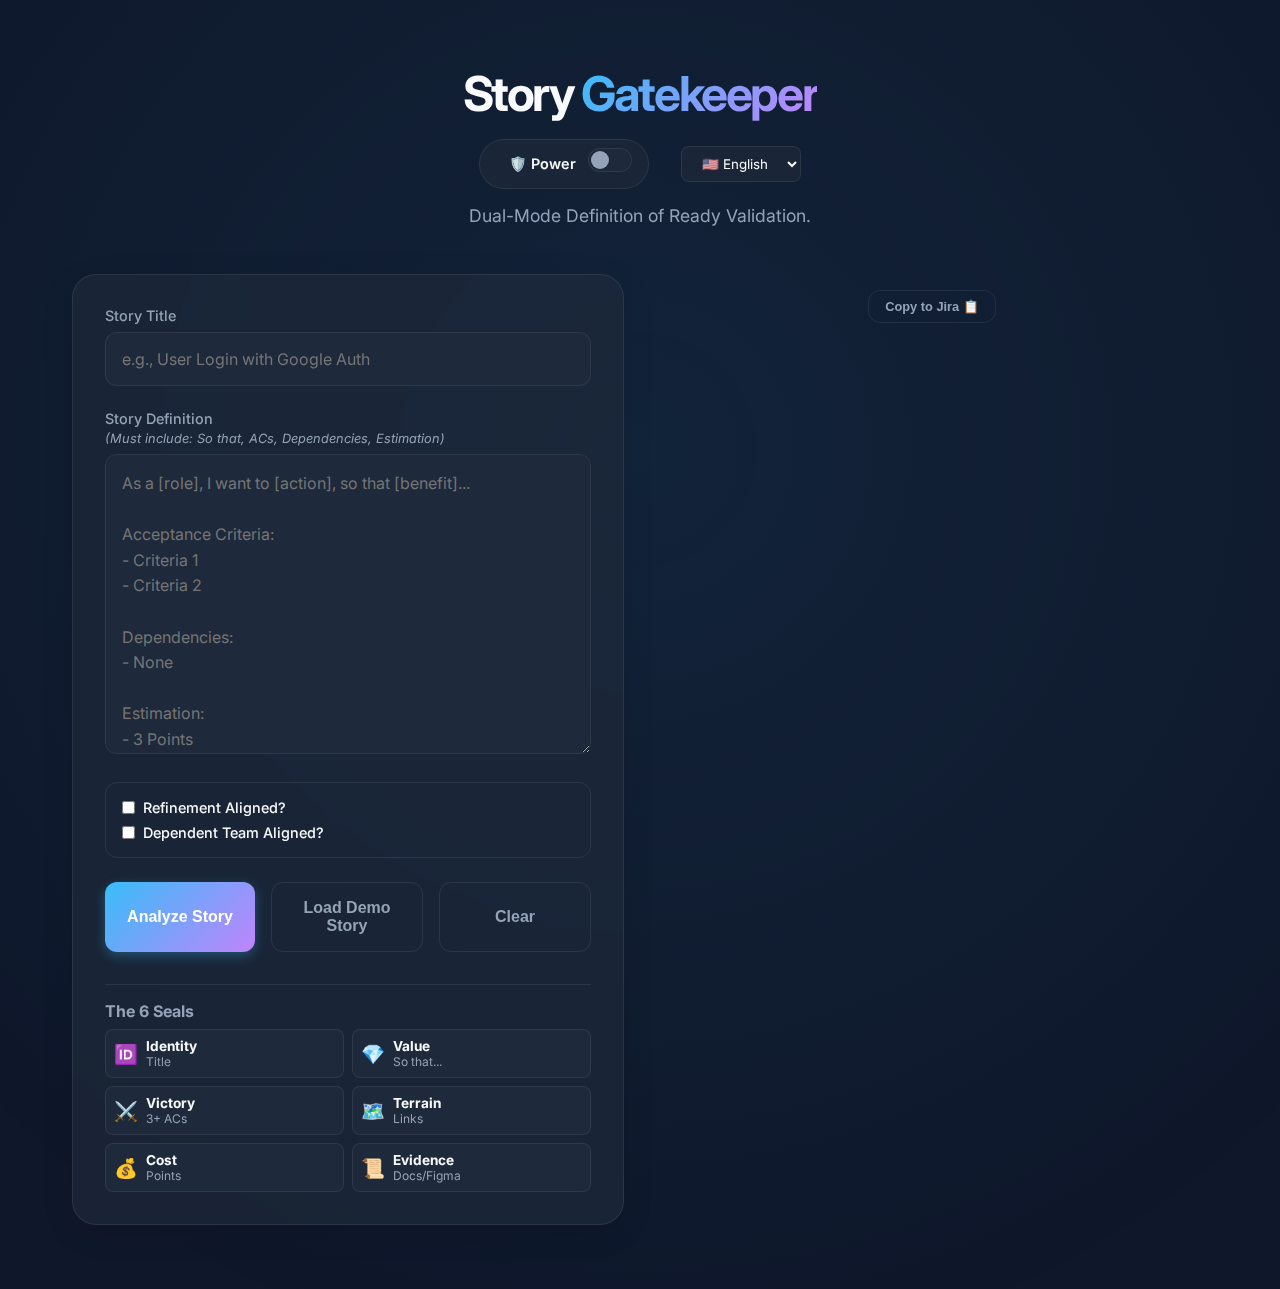
<file: index.html>
<!DOCTYPE html>
<html lang="en">

<head>
    <meta charset="UTF-8">
    <meta name="viewport"
        content="width=device-width, initial-scale=1.0, maximum-scale=1.0, user-scalable=no, viewport-fit=cover">
    <title>The Iron Gatekeeper</title>
    <link rel="preconnect" href="https://fonts.googleapis.com">
    <link rel="preconnect" href="https://fonts.gstatic.com" crossorigin>
    <link href="https://fonts.googleapis.com/css2?family=Inter:wght@300;400;500;600;700&display=swap" rel="stylesheet">
    <link rel="stylesheet" href="style.css">
</head>

<body class="mode-gatekeeper">
    <div class="background-glow"></div>

    <main class="container">
        <header>
            <h1>Story <span class="gradient-text" data-i18n="titleSuffix_GK">Gatekeeper</span></h1>

            <div class="controls-row">
                <!-- Mode Toggle -->
                <div class="mode-toggle-container">
                    <span id="mode-label-text" class="mode-label">🛡️ Power</span>
                    <label class="toggle-switch">
                        <input type="checkbox" id="mode-toggle-input">
                        <span class="toggle-slider"></span>
                    </label>
                </div>

                <select id="lang-select" class="lang-selector">
                    <option value="en">🇺🇸 English</option>
                    <option value="tr">🇹🇷 Türkçe</option>
                </select>
            </div>

            <p class="subtitle" data-i18n="subtitle">Dual-Mode Definition of Ready Validation.</p>
        </header>

        <div class="app-layout">
            <!-- Left Column: Input -->
            <section class="input-section glass-panel">
                <div class="input-group">
                    <label for="story-title" data-i18n="labelTitle">Story Title</label>
                    <input type="text" id="story-title" data-i18n-placeholder="phTitle"
                        placeholder="e.g., User Login with Google Auth">
                </div>

                <div class="input-group">
                    <label for="story-content" data-i18n="labelContent">Story Definition</label>
                    <div class="hint-text small-hint" data-i18n="labelAC">(Must include: So that, ACs, Dependencies,
                        Estimation)</div>
                    <textarea id="story-content" data-i18n-placeholder="phContent"
                        placeholder="As a [role], I want to [action], so that [benefit]...&#10;&#10;Acceptance Criteria:&#10;- Criteria 1&#10;- Criteria 2&#10;&#10;Dependencies:&#10;- None&#10;&#10;Estimation:&#10;- 3 Points"></textarea>
                </div>

                <!-- Gatekeeper Rituals -->
                <div class="ritual-checks input-group">
                    <div class="checkbox-wrapper">
                        <input type="checkbox" id="check-refinement">
                        <label for="check-refinement" id="label-refinement" data-i18n="checkRefinement">Refinement
                            Aligned?</label>
                    </div>
                    <div class="checkbox-wrapper">
                        <input type="checkbox" id="check-alignment">
                        <label for="check-alignment" id="label-alignment" data-i18n="checkAlignment">Dependent Team
                            Aligned?</label>
                    </div>
                </div>

                <div class="actions">
                    <button id="analyze-btn" class="primary-btn" data-i18n="btnAnalyze">Analyze Story</button>
                    <button id="load-btn" class="secondary-btn" data-i18n="btnDemo">Load Demo</button>
                    <button id="clear-btn" class="secondary-btn" data-i18n="btnClear">Clear</button>
                </div>

                <div class="criteria-reference">
                    <h3 data-i18n="headerCriteria">The 6 Seals</h3>
                    <div class="criteria-grid compact">
                        <div class="criteria-card">
                            <div class="icon">🆔</div>
                            <div class="text">
                                <h4 data-i18n="refSeal0Title">Identity</h4>
                                <p data-i18n="refSeal0Desc">Title</p>
                            </div>
                        </div>
                        <div class="criteria-card">
                            <div class="icon">💎</div>
                            <div class="text">
                                <h4 data-i18n="refSeal1Title">Value</h4>
                                <p data-i18n="refSeal1Desc">So that...</p>
                            </div>
                        </div>
                        <div class="criteria-card">
                            <div class="icon">⚔️</div>
                            <div class="text">
                                <h4 data-i18n="refSeal2Title">Victory</h4>
                                <p data-i18n="refSeal2Desc">3+ ACs</p>
                            </div>
                        </div>
                        <div class="criteria-card">
                            <div class="icon">🗺️</div>
                            <div class="text">
                                <h4 data-i18n="refSeal3Title">Terrain</h4>
                                <p data-i18n="refSeal3Desc">Links</p>
                            </div>
                        </div>
                        <div class="criteria-card">
                            <div class="icon">💰</div>
                            <div class="text">
                                <h4 data-i18n="refSeal4Title">Cost</h4>
                                <p data-i18n="refSeal4Desc">Points</p>
                            </div>
                        </div>
                        <div class="criteria-card">
                            <div class="icon">📜</div>
                            <div class="text">
                                <h4 data-i18n="refSeal5Title">Evidence</h4>
                                <p data-i18n="refSeal5Desc">Arts/Docs</p>
                            </div>
                        </div>
                    </div>
                </div>
            </section>

            <!-- Right Column: Results Container -->
            <div class="results-container-wrapper">

                <!-- 1. Gatekeeper Panel -->
                <section class="results-section glass-panel hidden" id="results-gatekeeper">
                    <div class="stamp-wrapper">
                        <div id="digital-stamp" class="digital-stamp">
                            <div class="stamp-inner">
                                <span class="stamp-text" data-i18n="stampPass">READY FOR FORGE</span>
                            </div>
                        </div>
                    </div>

                    <div class="feedback-list" id="gk-feedback-list">
                        <!-- Seals Injected Here -->
                    </div>
                </section>

                <!-- 2. Coach Panel -->
                <section class="results-section glass-panel hidden" id="results-coach">
                    <div class="score-container">
                        <div class="score-circle">
                            <svg class="progress-ring" width="160" height="160">
                                <circle class="progress-ring__circle-bg" stroke="rgba(255,255,255,0.1)"
                                    stroke-width="12" fill="transparent" r="70" cx="80" cy="80" />
                                <circle class="progress-ring__circle" stroke="url(#gradient)" stroke-width="12"
                                    fill="transparent" r="70" cx="80" cy="80" />
                                <defs>
                                    <linearGradient id="gradient" x1="0%" y1="0%" x2="100%" y2="0%">
                                        <stop offset="0%" stop-color="#38bdf8" />
                                        <stop offset="100%" stop-color="#c084fc" />
                                    </linearGradient>
                                </defs>
                            </svg>
                            <div class="score-value">0</div>
                            <div class="score-label" data-i18n="labelScore">DoR Score</div>
                        </div>
                    </div>

                    <div class="feedback-list" id="coach-feedback-list">
                        <!-- Coach Feedback Injected Here -->
                    </div>
                </section>

                <!-- Common Actions -->
                <div style="margin-top: 1rem; text-align: center;">
                    <button id="copy-jira-btn" class="secondary-btn small-btn" data-i18n="btnJira">Copy to Jira
                        📋</button>
                </div>

            </div>
        </div>
    </main>

    <script src="script.js"></script>
</body>

</html>
</file>
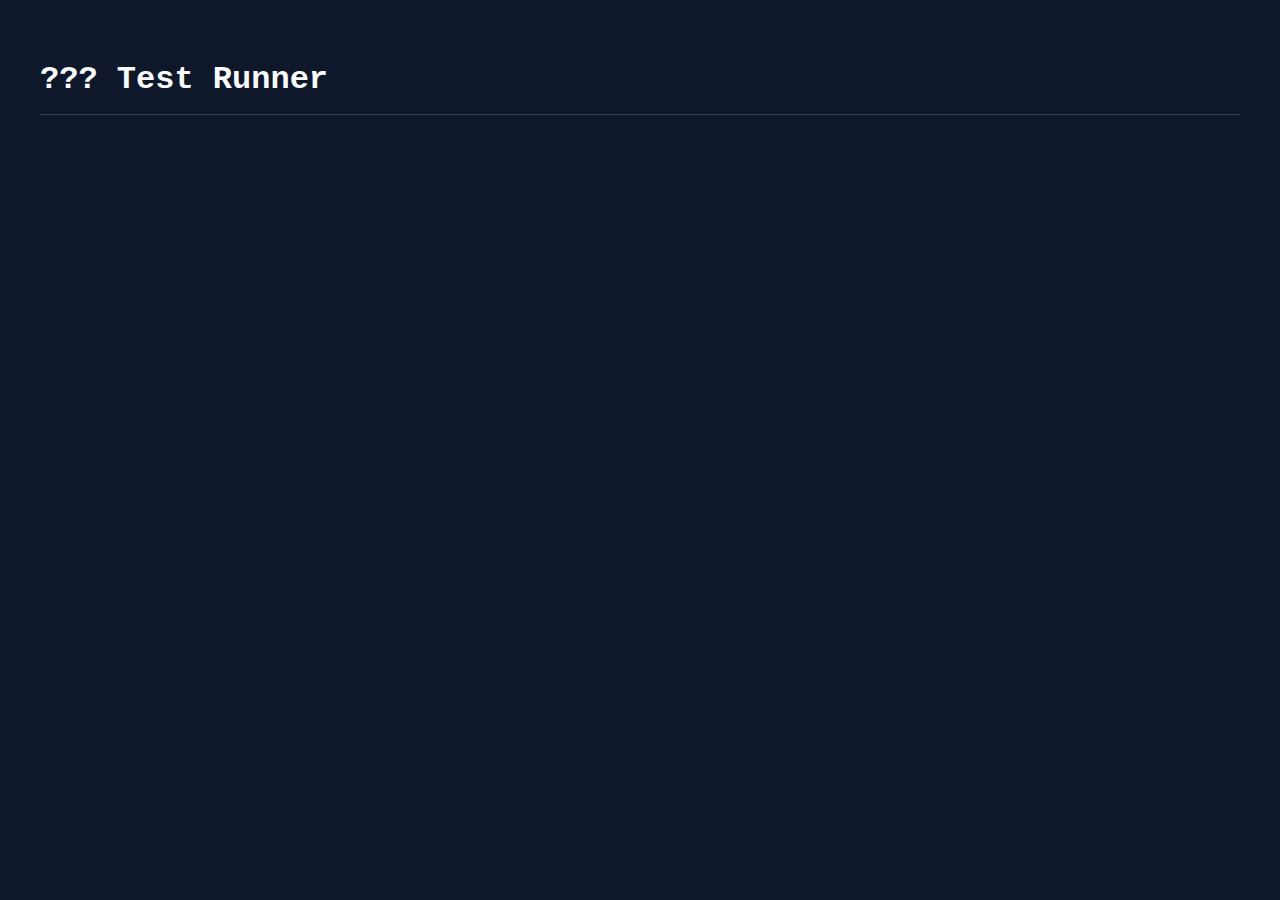
<file: test.html>
<!DOCTYPE html>
<html lang="en">

<head>
    <meta charset="UTF-8">
    <title>Iron Gatekeeper Tests</title>
    <style>
        body {
            font-family: 'Courier New', monospace;
            background: #0f172a;
            color: #f8fafc;
            padding: 2rem;
        }

        .test-item {
            padding: 0.5rem;
            margin-bottom: 0.2rem;
            border-radius: 4px;
        }

        .pass {
            background: rgba(74, 222, 128, 0.2);
            border-left: 4px solid #4ade80;
            color: #4ade80;
        }

        .fail {
            background: rgba(248, 113, 113, 0.2);
            border-left: 4px solid #f87171;
            color: #f87171;
        }

        h1 {
            border-bottom: 1px solid #334155;
            padding-bottom: 1rem;
        }
    </style>
</head>

<body>
    <h1>??? Test Runner</h1>
    <div id="results"></div>

    <!-- MOCK DOM for Tests -->
    <div id="test-dom" style="display:none;">
        <input id="story-title" />
        <textarea id="story-content"></textarea>
        <input type="checkbox" id="mode-toggle-input" />
        <select id="lang-select">
            <option value="en">en</option>
        </select>
        <!-- Added for Value Type tests -->
        <select id="value-type-select">
             <option value="" disabled selected>Select Value Type...</option>
             <option value="innovation">?? Innovation</option>
             <option value="efficiency">? Efficiency</option>
        </select>

        <div id="results-gatekeeper"></div>
        <div id="results-coach"></div>
        <div id="digital-stamp"><span class="stamp-text"></span></div>
        <div id="gk-feedback-list"></div>
        <div id="coach-feedback-list"></div>
        <button id="analyze-btn"></button>
        <button id="load-btn"></button>
        <button id="clear-btn"></button>
        <button id="copy-jira-btn"></button>
        <h1 class="gradient-text"></h1>
        <p class="subtitle"></p>
        <div class="ritual-checks">
            <input type="checkbox" id="check-refinement">
            <input type="checkbox" id="check-alignment">
        </div>
        <svg class="progress-ring"><circle class="progress-ring__circle" r="70"></circle></svg>
        <div class="score-value"></div>
        <span id="label-refinement"></span>
        <span id="label-alignment"></span>
        <span id="label-title"></span>
        <span id="label-content"></span>
        <span id="label-ac"></span>
        <span id="mode-label-text"></span>
    </div>

    <!-- Load App Logic -->
        <script src="js/config/locales.js"></script>
    <script src="js/core/IronGuard.js"></script>
    <script src="js/core/CognitiveCoach.js"></script>
    <script src="js/AppController.js"></script>
    <!-- Load Tests -->
    <script src="tests.js"></script>
</body>

</html>
</file>
<file: style.css>
:root {
    /* DEFAULT THEME: IRON KEEPER (Dark Fantasy) */
    --bg-main: #0f172a;
    --surface: #1e293b;
    --glass-bg: rgba(30, 41, 59, 0.7);
    --glass-border: rgba(255, 255, 255, 0.08);
    /* White border for dark bg */
    --text-main: #f8fafc;
    --text-muted: #94a3b8;

    --primary-gradient: linear-gradient(135deg, #38bdf8 0%, #c084fc 100%);
    --accent: #38bdf8;

    --success: #4ade80;
    --warning: #facc15;
    --error: #f87171;

    --font-heading: 'Inter', sans-serif;
    --font-body: 'Inter', sans-serif;

    --radius-panel: 1.5rem;
    --radius-input: 0.75rem;
}

/* COACH MODE OVERRIDES (Professional SaaS) */
body.mode-coach {
    --bg-main: #f1f5f9;
    /* Light slate bg */
    --surface: #ffffff;
    /* White surface */
    --glass-bg: rgba(255, 255, 255, 0.85);
    --glass-border: rgba(148, 163, 184, 0.2);
    --text-main: #1e293b;
    /* Dark slate text */
    --text-muted: #64748b;

    --primary-gradient: linear-gradient(135deg, #2563eb 0%, #4f46e5 100%);
    /* Blue/Indigo */
    --accent: #2563eb;

    /* Slightly punchier colors for light mode */
    --success: #16a34a;
    --warning: #ca8a04;
    --error: #dc2626;
}

* {
    box-sizing: border-box;
    margin: 0;
    padding: 0;
}

body {
    background-color: var(--bg-main);
    color: var(--text-main);
    font-family: var(--font-body);
    min-height: 100vh;
    display: flex;
    justify-content: center;
    align-items: center;
    overflow-x: hidden;
    position: relative;
    padding: 2rem 0;
    transition: background-color 0.5s ease;
}

/* Common Layout */
.container {
    width: 100%;
    max-width: 1200px;
    padding: 2rem;
    display: flex;
    flex-direction: column;
    gap: 2rem;
}

.app-layout {
    display: grid;
    grid-template-columns: 1fr 1fr;
    gap: 2rem;
    align-items: start;
}

@media (max-width: 900px) {
    .app-layout {
        grid-template-columns: 1fr;
    }
}

/* Header & Typography */
header {
    text-align: center;
    margin-bottom: 1rem;
}

h1 {
    font-size: 3rem;
    font-weight: 700;
    margin-bottom: 0.5rem;
    letter-spacing: -0.05em;
    color: var(--text-main);
}

.gradient-text {
    background: var(--primary-gradient);
    -webkit-background-clip: text;
    background-clip: text;
    color: transparent;
}

.subtitle {
    color: var(--text-muted);
    font-size: 1.1rem;
}

/* Background Glow (Visible mostly in Dark Mode) */
.background-glow {
    position: fixed;
    top: -50%;
    left: -50%;
    width: 200%;
    height: 200%;
    background: radial-gradient(circle at center, rgba(56, 189, 248, 0.08) 0%, transparent 60%);
    z-index: -1;
    pointer-events: none;
    opacity: 1;
    transition: opacity 0.5s;
}

body.mode-coach .background-glow {
    opacity: 0.3;
}

/* Panels */
.glass-panel {
    background: var(--glass-bg);
    backdrop-filter: blur(12px);
    border: 1px solid var(--glass-border);
    border-radius: var(--radius-panel);
    padding: 2rem;
    box-shadow: 0 8px 32px rgba(0, 0, 0, 0.1);
    transition: all 0.3s ease;
}

/* Controls Row (Header Filters) */
.controls-row {
    margin: 1rem 0;
    display: flex;
    justify-content: center;
    gap: 2rem;
    align-items: center;
}

/* Mode Toggle Switch */
.mode-toggle-container {
    display: flex;
    align-items: center;
    gap: 0.8rem;
    background: var(--glass-bg);
    padding: 0.5rem 1rem;
    border-radius: 2rem;
    border: 1px solid var(--glass-border);
}

.mode-label {
    font-weight: 600;
    font-size: 0.9rem;
    min-width: 80px;
    text-align: right;
}

.toggle-switch {
    position: relative;
    width: 44px;
    height: 24px;
    display: inline-block;
}

.toggle-switch input {
    opacity: 0;
    width: 0;
    height: 0;
}

.toggle-slider {
    position: absolute;
    cursor: pointer;
    top: 0;
    left: 0;
    right: 0;
    bottom: 0;
    background-color: var(--surface);
    transition: .4s;
    border-radius: 24px;
    border: 1px solid var(--glass-border);
}

.toggle-slider:before {
    position: absolute;
    content: "";
    height: 18px;
    width: 18px;
    left: 2px;
    bottom: 2px;
    background-color: var(--text-muted);
    transition: .4s;
    border-radius: 50%;
}

input:checked+.toggle-slider {
    background-color: var(--accent);
}

input:checked+.toggle-slider:before {
    transform: translateX(20px);
    background-color: white;
}

/* Language Selector */
.lang-selector {
    background: var(--glass-bg);
    border: 1px solid var(--glass-border);
    color: var(--text-main);
    padding: 0.5rem 1rem;
    border-radius: 0.5rem;
    cursor: pointer;
    font-family: var(--font-body);
    outline: none;
}

.lang-selector:hover {
    border-color: var(--accent);
}

/* Input Elements */
.input-group {
    margin-bottom: 1.5rem;
}

label {
    display: block;
    font-size: 0.9rem;
    font-weight: 500;
    color: var(--text-muted);
    margin-bottom: 0.5rem;
}

input[type="text"],
textarea {
    width: 100%;
    background: var(--surface);
    border: 1px solid var(--glass-border);
    border-radius: var(--radius-input);
    padding: 1rem;
    color: var(--text-main);
    font-family: var(--font-body);
    font-size: 1rem;
    transition: all 0.2s;
}

input[type="text"]:focus,
textarea:focus {
    outline: none;
    border-color: var(--accent);
    box-shadow: 0 0 0 3px rgba(56, 189, 248, 0.1);
    /* Keep blueish tint for focus */
}

textarea {
    min-height: 300px;
    resize: vertical;
    line-height: 1.6;
}

.hint-text {
    font-size: 0.8rem;
    color: var(--text-muted);
    margin-top: 0.5rem;
    font-style: italic;
}

.small-hint {
    margin-top: -0.25rem;
    margin-bottom: 0.5rem;
}

/* Buttons */
.actions {
    display: flex;
    gap: 1rem;
    margin-top: 1rem;
}

button {
    flex: 1;
    padding: 1rem;
    border-radius: var(--radius-input);
    font-weight: 600;
    cursor: pointer;
    transition: all 0.2s;
    font-size: 1rem;
}

.primary-btn {
    background: var(--primary-gradient);
    border: none;
    color: white;
    box-shadow: 0 4px 12px rgba(56, 189, 248, 0.3);
}

.primary-btn:hover {
    filter: brightness(1.1);
    transform: translateY(-1px);
}

.secondary-btn {
    background: transparent;
    border: 1px solid var(--glass-border);
    color: var(--text-muted);
}

.secondary-btn:hover {
    background: rgba(255, 255, 255, 0.05);
    color: var(--text-main);
}

.small-btn {
    padding: 0.5rem 1rem;
    font-size: 0.8rem;
    width: auto;
    flex: none;
}

.btn-blocked {
    background: rgba(255, 50, 50, 0.1);
    border-color: var(--error);
    color: var(--error);
    cursor: not-allowed;
    opacity: 0.7;
}

/* Ritual Checks (GK only) */
.ritual-checks {
    background: transparent;
    border: 1px solid var(--glass-border);
    border-radius: var(--radius-input);
    padding: 1rem;
    display: flex;
    flex-direction: column;
    gap: 0.5rem;
}

.checkbox-wrapper {
    display: flex;
    align-items: center;
    gap: 0.5rem;
}

.checkbox-wrapper label {
    margin-bottom: 0;
    cursor: pointer;
    color: var(--text-main);
}

/* Results Sections */
.results-section {
    display: flex;
    flex-direction: column;
    align-items: center;
    animation: fadeIn 0.5s ease;
}

.hidden {
    display: none !important;
}

@keyframes fadeIn {
    from {
        opacity: 0;
        transform: translateY(10px);
    }

    to {
        opacity: 1;
        transform: translateY(0);
    }
}

/* === GATEKEEPER SEAL STYLES === */
.stamp-wrapper {
    margin-bottom: 2rem;
}

.digital-stamp {
    border: 8px double;
    padding: 1rem 2rem;
    font-size: 2rem;
    font-weight: 900;
    text-transform: uppercase;
    transform: rotate(-5deg);
    border-radius: 1rem;
    letter-spacing: 0.1em;
    mask-image: url("data:image/svg+xml;utf8,<svg width='100%' height='100%' xmlns='http://www.w3.org/2000/svg'><filter id='noise'><feTurbulence type='fractalNoise' baseFrequency='0.8' numOctaves='3' stitchTiles='stitch'/></filter><rect width='100%' height='100%' filter='url(%23noise)' opacity='0.5'/></svg>");
    transition: all 0.3s;
}

.stamp-pass {
    color: var(--success);
    border-color: var(--success);
    box-shadow: 0 0 20px rgba(74, 222, 128, 0.2), inset 0 0 20px rgba(74, 222, 128, 0.2);
    text-shadow: 0 0 10px rgba(74, 222, 128, 0.5);
}

.stamp-fail {
    color: var(--error);
    border-color: var(--error);
    box-shadow: 0 0 20px rgba(248, 113, 113, 0.2), inset 0 0 20px rgba(248, 113, 113, 0.2);
    text-shadow: 0 0 10px rgba(248, 113, 113, 0.5);
}

.seal-item {
    background: var(--surface);
    border: 1px solid var(--glass-border);
    border-radius: 0.75rem;
    padding: 1rem;
    display: flex;
    gap: 1rem;
    align-items: start;
    border-left: 4px solid transparent;
    width: 100%;
}

.seal-item.pass {
    border-left-color: var(--success);
}

.seal-item.fail {
    border-left-color: var(--error);
}

.seal-icon {
    font-size: 1.5rem;
    line-height: 1;
}

.seal-content h4 {
    color: var(--text-main);
    font-size: 1rem;
    margin-bottom: 0.2rem;
}

.seal-status-msg {
    font-size: 0.9rem;
    color: var(--text-main);
    margin-bottom: 0.2rem;
}

.seal-desc {
    font-size: 0.85rem;
    color: var(--text-muted);
}


/* === COACH SCORE STYLES === */
.score-circle {
    position: relative;
    width: 160px;
    height: 160px;
    margin-bottom: 2rem;
    display: flex;
    justify-content: center;
    align-items: center;
}

.progress-ring__circle {
    transition: stroke-dashoffset 1s ease-in-out;
    transform: rotate(-90deg);
    transform-origin: 50% 50%;
    stroke-linecap: round;
}

.score-value {
    position: absolute;
    font-size: 3.5rem;
    font-weight: 700;
    color: var(--text-main);
}

.score-label {
    position: absolute;
    bottom: 30px;
    font-size: 0.8rem;
    color: var(--text-muted);
    text-transform: uppercase;
    letter-spacing: 0.1em;
}

.category-section {
    background: var(--surface);
    border-radius: 1rem;
    padding: 1rem;
    margin-bottom: 1rem;
    border: 1px solid var(--glass-border);
    width: 100%;
}

.category-header {
    display: flex;
    justify-content: space-between;
    align-items: center;
    margin-bottom: 0.5rem;
    border-bottom: 1px solid var(--glass-border);
    padding-bottom: 0.5rem;
}

.category-header h4 {
    font-size: 1rem;
    color: var(--text-main);
}

.category-score {
    display: flex;
    align-items: center;
    gap: 0.5rem;
}

.cat-percent {
    font-family: monospace;
    font-weight: bold;
    color: var(--text-muted);
}

.cat-bar {
    width: 80px;
    height: 6px;
    background: var(--glass-border);
    border-radius: 3px;
    overflow: hidden;
}

.cat-fill {
    height: 100%;
    background: var(--primary-gradient);
}

.feedback-item {
    display: flex;
    gap: 0.8rem;
    padding: 0.5rem;
    align-items: start;
    border-radius: 0.5rem;
}

.feedback-item:hover {
    background: rgba(0, 0, 0, 0.02);
}

.feedback-content h5 {
    font-size: 0.9rem;
    color: var(--text-main);
    margin-bottom: 0.1rem;
}

.feedback-content p {
    font-size: 0.85rem;
    color: var(--text-muted);
}

.item-check .feedback-icon {
    color: var(--success);
}

.item-warning .feedback-icon {
    color: var(--warning);
}

.item-error .feedback-icon {
    color: var(--error);
}

.item-neutral {
    color: var(--text-muted);
    font-style: italic;
}

/* Criteria Reference (Shared but styled by vars) */
.criteria-reference {
    margin-top: 2rem;
    padding-top: 1rem;
    border-top: 1px solid var(--glass-border);
}

.criteria-reference h3 {
    font-size: 1rem;
    margin-bottom: 0.5rem;
    color: var(--text-muted);
}

.criteria-grid {
    display: grid;
    grid-template-columns: 1fr 1fr;
    gap: 0.5rem;
}

.criteria-card {
    background: var(--surface);
    border: 1px solid var(--glass-border);
    border-radius: 0.5rem;
    padding: 0.5rem;
    display: flex;
    align-items: center;
    gap: 0.5rem;
}

.criteria-card .icon {
    font-size: 1.2rem;
}

.criteria-card .text h4 {
    font-size: 0.85rem;
    color: var(--text-main);
}

.criteria-card .text p {
    font-size: 0.75rem;
    color: var(--text-muted);
}
</file>
